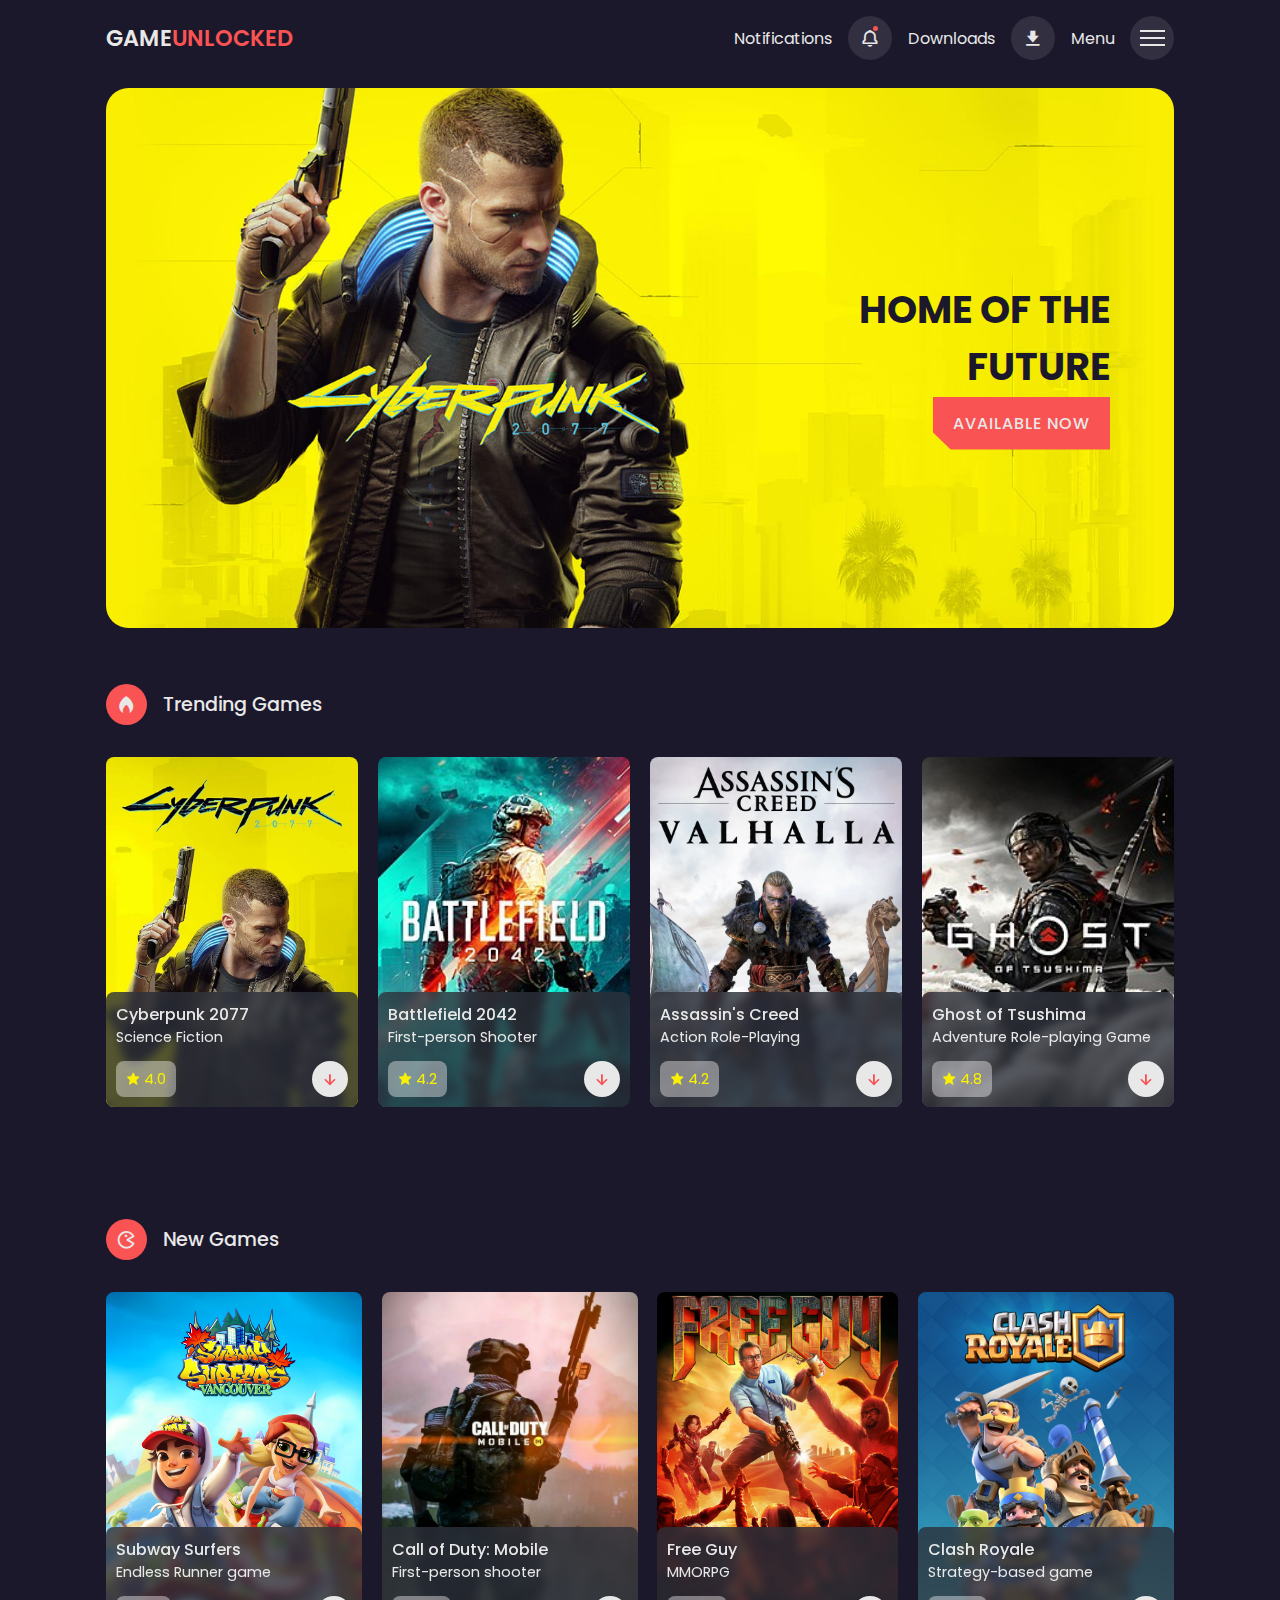
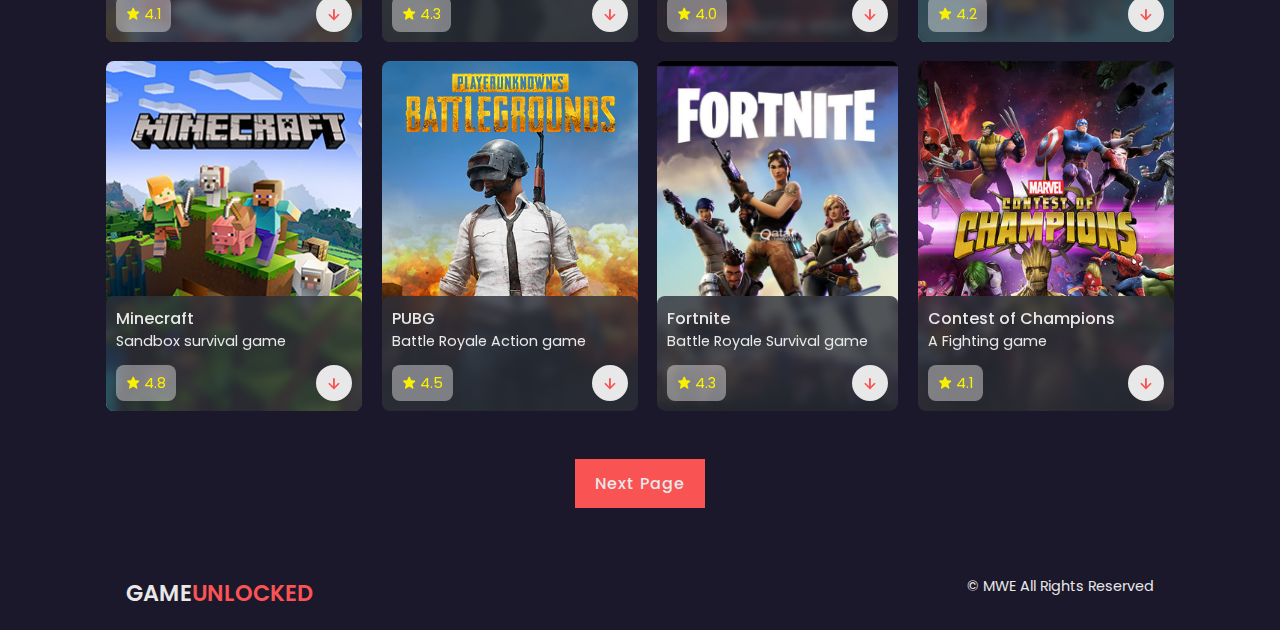
<file: index.html>
<!DOCTYPE html>
<html lang="en">
<head>
    <meta charset="UTF-8">
    <meta http-equiv="X-UA-Compatible" content="IE=edge">
    <meta name="viewport" content="width=device-width, initial-scale=1.0">
    <title>GameUnlocked</title>
    
    <link rel="shortcut icon" href="img/fav.png" type="image/x-icon">

    <link rel="stylesheet" href="css/style.css">

    <link href='https://unpkg.com/boxicons@2.1.4/css/boxicons.min.css' rel='stylesheet'>
    <!-- swiper CSS File Link -->
    <link rel="stylesheet" href="css/swiper-bundle.min.css">
</head>
<body>
    <!--Custom Scroll Bar-->
    <div class="progress">
        <div class="progress-bar" id="scroll-bar">
            
        </div>
    </div>
    <!-- Header -->
    <header>  
        <!-- Nav -->
        <div class="nav container">
            <!-- Logo -->
            <a href="index.html" class="logo">Game<span>Unlocked</span></a>
            <!-- Nav Icons -->
            <div class="nav-icons">
                <span>Notifications</span>
                <i class='bx bx-bell bx-tada' id="bell-icon"><span></span></i>
                <span>Downloads</span>
                <i class='bx bxs-download'></i>
                <span>Menu</span>
                <div class="menu-icon">
                   <div class="line1"></div>
                   <div class="line2"></div>
                   <div class="line3"></div> 
                </div>
            </div>
            <!-- Menu -->
            <div class="menu">
                <img src="img/menu.png" alt="">
                <div class="navbar">
                    <li><a href="index.html">Home</a></li>
                    <li><a href="#trending">Trending</a></li>
                    <li><a href="#new">New Games</a></li>
                    <li><a href="#action">Action Games</a></li>
                    <li><a href="#contact">Contact Us</a></li>
                </div> 
            </div>
            
            <div>
            <!-- Notification -->
            <div class="notification">
                <div class="notification-box">
                    <i class='bx bxs-check-circle'></i>
                    <p>Congratulations, Your game has successfully been downloaded.</p>
                </div>
                <div class="notification-box box-color">
                    <i class='bx bxs-x-circle'></i>
                    <p>Sorry, your game could not be downloaded.</p>
                </div>
            </div>

        </div>
    </header>
    <!-- Home Section Start -->
    <section class="home container" id="home">
        <img src="img/home.png" alt="">
        <div class="home-text">
            <h1>HOME OF THE <br> FUTURE</h1>
            <a href="#" class="btn">Available Now</a> 
        </div>
    </section>
    <!-- Home Section End -->
    
    <!-- Trending Section Start -->
    <section class="trending container" id="trending">
        <div class="heading">
            <i class='bx bxs-flame'></i>
            <h2>Trending Games</h2>
        </div>
        <!-- Content -->
        <div class="trending-content swiper">
            <div class="swiper-wrapper">
                <!-- Slide 1 -->
                <div class="swiper-slide">
                    <div class="box">
                       <img src="img/trending1.webp" alt="">
                       <div class="box-text">
                         <h2>Cyberpunk 2077</h2>
                         <h3>Science Fiction</h3>
                         <div class="rating-download">
                              <div class="rating">
                                  <i class='bx bxs-star'></i>
                                  <span>4.0</span>
                              </div>
                              <a href="#" class="box-btn"><i class='bx bx-down-arrow-alt'></i></a>
                         </div>
                       </div> 
                    </div>
              </div>
              <!-- Slide 2 -->
              <div class="swiper-slide">
                <div class="box">
                   <img src="img/trending2.jpg" alt="">
                   <div class="box-text">
                     <h2>Battlefield 2042</h2>
                     <h3>First-person Shooter</h3>
                     <div class="rating-download">
                          <div class="rating">
                              <i class='bx bxs-star'></i>
                              <span>4.2</span>
                          </div>
                          <a href="#" class="box-btn"><i class='bx bx-down-arrow-alt'></i></a>
                     </div>
                   </div> 
                </div>
          </div><!-- Slide 3 -->
          <div class="swiper-slide">
            <div class="box">
               <img src="img/trending3.jpg" alt="">
               <div class="box-text">
                 <h2>Assassin's Creed</h2>
                 <h3>Action Role-Playing</h3>
                 <div class="rating-download">
                      <div class="rating">
                          <i class='bx bxs-star'></i>
                          <span>4.2</span>
                      </div>
                      <a href="#" class="box-btn"><i class='bx bx-down-arrow-alt'></i></a>
                 </div>
               </div> 
            </div>
      </div><!-- Slide 4 -->
      <div class="swiper-slide">
        <div class="box">
           <img src="img/trending4.jpg" alt="">
           <div class="box-text">
             <h2>Ghost of Tsushima</h2>
             <h3>Adventure Role-playing Game</h3>
             <div class="rating-download">
                  <div class="rating">
                      <i class='bx bxs-star'></i>
                      <span>4.8</span>
                  </div>
                  <a href="#" class="box-btn"><i class='bx bx-down-arrow-alt'></i></a>
             </div>
           </div> 
        </div>
  </div><!-- Slide 5 -->
  <div class="swiper-slide">
    <div class="box">
       <img src="img/trending5.png" alt="">
       <div class="box-text">
         <h2>Grand Theft Auto V</h2>
         <h3>Action-adventure</h3>
         <div class="rating-download">
              <div class="rating">
                  <i class='bx bxs-star'></i>
                  <span>4.7</span>
              </div>
              <a href="#" class="box-btn"><i class='bx bx-down-arrow-alt'></i></a>
         </div>
       </div> 
    </div>
</div><!-- Slide 6 -->
<div class="swiper-slide">
  <div class="box">
     <img src="img/trending6.jpg" alt="">
     <div class="box-text">
       <h2>Dying Light 2</h2>
       <h3>Action role-playing game</h3>
       <div class="rating-download">
            <div class="rating">
                <i class='bx bxs-star'></i>
                <span>4.2</span>
            </div>
            <a href="#" class="box-btn"><i class='bx bx-down-arrow-alt'></i></a>
       </div>
     </div> 
  </div>
</div><!-- Slide 7 -->
<div class="swiper-slide">
  <div class="box">
     <img src="img/trending7.png" alt="">
     <div class="box-text">
       <h2>Halo Infinite</h2>
       <h3>First-person Shooter</h3>
       <div class="rating-download">
            <div class="rating">
                <i class='bx bxs-star'></i>
                <span>4.6</span>
            </div>
            <a href="#" class="box-btn"><i class='bx bx-down-arrow-alt'></i></a>
       </div>
     </div> 
  </div>
  </div><!-- Slide 8 -->
  <div class="swiper-slide">
    <div class="box">
       <img src="img/trending8.png" alt="">
       <div class="box-text">
         <h2>Resident Evil Village</h2>
         <h3>Survival Horror game</h3>
         <div class="rating-download">
              <div class="rating">
                  <i class='bx bxs-star'></i>
                  <span>4.5</span>
              </div>
              <a href="#" class="box-btn"><i class='bx bx-down-arrow-alt'></i></a>
         </div>
       </div> 
    </div>
</div>

        </div>
    </section>
    <!-- Trending Section End -->  
    <!-- New Section Start -->
    <section class="new container" id="new">
        <div class="heading">
            <i class='bx bx-game' ></i>
            <h2>New Games</h2>
        </div>
        <!-- Content -->
        <div class="new-content">
            <!-- Box 1 -->
            <div class="box">
                <img src="img/new1.jpg" alt="">
                <div class="box-text">
                  <h2>Subway Surfers</h2>
                  <h3>Endless Runner game</h3>
                  <div class="rating-download">
                       <div class="rating">
                           <i class='bx bxs-star'></i>
                           <span>4.1</span>
                       </div>
                       <a href="download.html" class="box-btn"><i class='bx bx-down-arrow-alt'></i></a>
                  </div>
                </div> 
             </div>
             <!-- Box 2 -->
            <div class="box">
                <img src="img/new2.jpg" alt="">
                <div class="box-text">
                  <h2>Call of Duty: Mobile</h2>
                  <h3>First-person shooter</h3>
                  <div class="rating-download">
                       <div class="rating">
                           <i class='bx bxs-star'></i>
                           <span>4.3</span>
                       </div>
                       <a href="#" class="box-btn"><i class='bx bx-down-arrow-alt'></i></a>
                  </div>
                </div> 
             </div><!-- Box 3 -->
             <div class="box">
                 <img src="img/new3.jpg" alt="">
                 <div class="box-text">
                   <h2>Free Guy</h2>
                   <h3>MMORPG</h3>
                   <div class="rating-download">
                        <div class="rating">
                            <i class='bx bxs-star'></i>
                            <span>4.0</span>
                        </div>
                        <a href="#" class="box-btn"><i class='bx bx-down-arrow-alt'></i></a>
                   </div>
                 </div> 
              </div><!-- Box 4 -->
              <div class="box">
                  <img src="img/new4.jpg" alt="">
                  <div class="box-text">
                    <h2>Clash Royale</h2>
                    <h3>Strategy-based game</h3>
                    <div class="rating-download">
                         <div class="rating">
                             <i class='bx bxs-star'></i>
                             <span>4.2</span>
                         </div>
                         <a href="#" class="box-btn"><i class='bx bx-down-arrow-alt'></i></a>
                    </div>
                  </div> 
               </div><!-- Box 5 -->
               <div class="box">
                   <img src="img/new5.png" alt="">
                   <div class="box-text">
                     <h2>Minecraft</h2>
                     <h3>Sandbox survival game</h3>
                     <div class="rating-download">
                          <div class="rating">
                              <i class='bx bxs-star'></i>
                              <span>4.8</span>
                          </div>
                          <a href="#" class="box-btn"><i class='bx bx-down-arrow-alt'></i></a>
                     </div>
                   </div> 
                </div><!-- Box 6 -->
                <div class="box">
                    <img src="img/new6.png" alt="">
                    <div class="box-text">
                      <h2>PUBG</h2>
                      <h3>Battle Royale Action game</h3>
                      <div class="rating-download">
                           <div class="rating">
                               <i class='bx bxs-star'></i>
                               <span>4.5</span>
                           </div>
                           <a href="#" class="box-btn"><i class='bx bx-down-arrow-alt'></i></a>
                      </div>
                    </div> 
                 </div><!-- Box 7 -->
                 <div class="box">
                     <img src="img/new7.png" alt="">
                     <div class="box-text">
                       <h2>Fortnite</h2>
                       <h3>Battle Royale Survival game</h3>
                       <div class="rating-download">
                            <div class="rating">
                                <i class='bx bxs-star'></i>
                                <span>4.3</span>
                            </div>
                            <a href="#" class="box-btn"><i class='bx bx-down-arrow-alt'></i></a>
                       </div>
                     </div> 
                  </div><!-- Box 8 -->
                  <div class="box">
                      <img src="img/new8.jpg" alt="">
                      <div class="box-text">
                        <h2>Contest of Champions</h2>
                        <h3>A Fighting game</h3>
                        <div class="rating-download">
                             <div class="rating">
                                 <i class='bx bxs-star'></i>
                                 <span>4.1</span>
                             </div>
                             <a href="#" class="box-btn"><i class='bx bx-down-arrow-alt'></i></a>
                        </div>
                      </div> 
                   </div>   

        </div>
        <div class="next-page">
            <a href="#">Next Page</a>
        </div> 
    </section>
    <!-- New Section End -->
    <!-- Copyright -->
    <div class="copyright container">
        <a href="#" class="logo">Game<span>Unlocked</span></a>
        <p>&#169; MWE All Rights Reserved</p>
    </div>







<!-- Link Swiper File -->
<script src="js/swiper-bundle.min.js"></script>    
    <!-- Link To Js -->
    <script src="js/main.js"></script>
</body>    
</html>
</file>
<file: css/style.css>
@import url('https://fonts.googleapis.com/css2?family=Poppins:wght@400;500;600;700&display=swap');
*{
    font-family: 'Poppins', sans-serif;
    margin: 0;
    padding: 0;
    scroll-behavior: smooth;
    box-sizing: border-box;
    list-style: none;
    text-decoration: none;
    scroll-padding-top: 2rem;
}


:root {
     --main-color: #fa5353;
    /* Second Color Choice */
    /* --main-color: #0d81ec */

    --dark-color: #1b182b;
    --light-color: #322f40;
    --text-color: hsl(0,0%,91%);
}
::selection {
    color: var(--text-color);
    background: var(--main-color);
}
section {
   padding: 4rem 0 3rem; 
}
img {
    width: 100%;
}
body {
    color: var(--text-color);
    background: var(--dark-color);
}
.container {
   max-width: 1068px;
   margin: auto;
   width: 100%; 
}
/* Header */
header {
   position: fixed;
   top: 0;
   left: 0;
   width: 100%;
   background: var(--dark-color);
   z-index: 100; 
}
/* Nav */
.nav {
  display: flex;
  align-items: center;
  justify-content: center;
  padding: 16px 0;  
}
/* Logo */
.logo {
    font-size: 1.4rem;
    font-weight: 600;
    color: var(--text-color);
    text-transform: uppercase;
    margin: 0 auto 0 0;
}
.logo span {
   color: var(--main-color); 
}
/* Nav Icons */
.nav-icons {
    display: flex;
    align-items: center;
    column-gap: 1rem;
}
.nav-icons .bx {
    font-size: 20px;
    height: 44px;
    width: 44px;
    display: grid;
    place-items: center;
    color: var(--text-color);
    background: var(--light-color);
    border-radius: 50%;
    cursor: pointer; 
}
#bell-icon {
    position: relative;
}
#bell-icon span {
   content: '';
   width: 5px;
   height: 5px;
   border-radius: 50%;
   background: var(--main-color);
   position: absolute;
   top: 10px;
   right: 14px; 
}
/* Menu Icon */
.menu-icon {
    display: flex;
    flex-direction: column;
    align-items: center;
    justify-content: center;
    row-gap: 5px;
    height: 44px;
    width: 44px;
    border-radius: 50%;
    background: var(--light-color);
    cursor: pointer;
    z-index: 200;
    transition: 0.3s;
}
.menu-icon div {
   display: block;
   background: var(--text-color);
   height: 2px;
   width: 25px;
   transition: 0.3s; 
}
.move .line1 {
  transform: rotate(-45deg); translate: (-5px, 5px);  
}
.move .line2 {
    opacity: 0;  
}
.move .line3 {
    transform: rotate(45deg); translate: (-5px, -5px);  
}
/* Menu */
.menu {
  position: fixed;
  left: 0;
  top: 0;
  width: 100%;
  height: 100vh;
  background: rgba(0, 0, 14, 0.9);
  z-index: 106;
  display: flex;
  align-items: center;
  justify-content: space-between;
  transition: 0.5s;
  clip-path: circle(0% at 100% 0%);   
 }

/*set the right to 0 for class open*/

#sideNav.open {
  right: 0;
}
.menu.active {
  clip-path: circle(144% at 100% 0%);  
}
.menu img {
    width: 700px;
}
.navbar {
    display: grid;
    row-gap: 1rem;
    text-align: right;
    padding-right: 2rem;
}
.navbar a {
    font-size: 1.6rem;
    color: var(--text-color);
    font-weight: 500;
    transition: 0.2s;
}
.navbar a:hover {
   border-bottom: 4px solid var(--main-color);
   font-size:  1.8rem; 
}
/* Notification */
.notification {
    position: absolute;
    top: 110%;
    right: 5rem;
    background: var(--light-color);
    width: 300px;
    height: 350px;
    border-radius: 0.5rem;
    padding: 10px;
    display: flex;
    flex-direction: column;
    row-gap: 1rem;
    clip-path: circle(0% at 100% 0%);
}
.notification.active {
    clip-path: circle(144% at 100% 0%);
    transition: 0.3s;
}
.notification-box {
   display: flex;
   align-items: baseline;
   column-gap: 1rem;
   border-radius: 0.5rem;
   background: var(--dark-color);
   padding: 10px; 
}
.notification-box .bx {
   color: #faf102; 
}
.box-color {
    background: hsl(0, 0%, 100%, 0.4);
}
.box-color .bx {
   color: var(--main-color); 
}
/* Home */
.home {
    position: relative;
    min-height: 540px;
    display: flex;
    align-items: center;
    justify-content: flex-end;
    margin-top: 5rem;
}
.home img {
    position: absolute;
    width: 100%;
    height: 100%;
    object-fit: cover;
    border-radius: 1.4rem;
    z-index: -1;
}
.home-text {
  padding-right: 4rem;
  text-align: right;  
}
.home-text h1 {
    font-size: 2.4rem;
    text-transform: uppercase;
    color: var(--dark-color);
    margin-bottom: 1rem;
}
.btn {
   background: var(--main-color);
   padding: 15px 20px;
   color: var(--text-color);
   text-transform: uppercase;
   font-size: 1rem;
   letter-spacing: 1px;
   font-weight: 500;
   clip-path: polygon(0 0, 100% 0%, 100% 100%, 10% 100%, 0% 68%); 
}
.btn:hover {
    background: var(--light-color);
    transition: 0.3s all linear;
}
/* Heading */
.heading {
    display: flex;
    align-items: center;
    column-gap: 1rem;
    margin-bottom: 2rem;
}
.heading .bx {
    font-size: 21px;
    color: var(--text-color);
    background: var(--main-color);
    padding: 10px;
    border-radius: 5rem;
}
.heading h2 {
  font-size: 1.2rem;
  font-weight: 500;
}
.box {
  position: relative;
  width: 100%;
  height: 350px;
  border-radius: 0.5rem; 
}
.box img {
  width: 100%;
  height: 100%;
  object-fit: cover;
  border-radius: 0.5rem;  
}
.box .box-text {
  position: absolute;
  right: 0;
  left: 0;
  bottom: 0;
  padding: 10px;
  background: hsl(227, 14%, 20%, 0.8);
  backdrop-filter: blur(4px);
  border-radius: 0.5rem;  
}
.box .box-text h2 {
  font-size: 1rem;
  font-weight: 500;  
}
.box .box-text h3 {
    font-size: 0.9rem;
    font-weight: 400;
    margin-bottom: 0.8rem;
}
.rating-download {
  display: flex;
  justify-content: space-between; 
}
.rating {
    display: flex;
    align-items: center;
    column-gap: 4px;
    background: hsl(0, 0%, 100%, 0.4);
    padding: 4px 10px;
    border-radius: 0.5rem;
}
.rating .bx {
    color: #faf102;
    font-size: 0.9rem; 
}
.rating span {
    color: #faf102;
    font-size: 0.9rem; 
}
.box-btn .bx {
  padding: 8px;
  background: var(--text-color);
  border-radius: 5rem;
  color: var(--main-color);
  font-weight: 400;
  font-size: 20px;
}
.box-btn .bx:hover {
  background: var(--dark-color);
}
/* New */
.new-content {
  display: grid;
  grid-template-columns: repeat(auto-fit, minmax(240px,auto));
  gap: 1.2rem;
}
.next-page {
  display: flex;
  justify-content: center;
  align-items: center;
  margin-top: 3rem;
}
.next-page a {
  background: var(--main-color);
  padding: 12px 20px;
  color: var(--text-color);
  letter-spacing: 1px;
  font-weight: 500;
}
.next-page a:hover {
    background: var(--light-color);
    transition: 0.3s all linear;
}
.copyright {
  display: flex;
  justify-content: space-between;
  padding: 20px;  
}
.copyright p {
  font-size: 0.9rem;
  color: var(--text-color);
}
/* Download Page CSS */
.video-container video {
    width: 100%;
    aspect-ratio: 16/9;
}
.video-container {
  margin-top: 5rem;
}
.about {
  margin-top: 2rem;
}
.about h2 {
    display: inline-flex;
    font-size: 1.4rem;
    font-weight: 500;
    border-bottom: 4px solid var(--main-color);
}
.about p {
  font-size: 0.938rem;
  margin-top: 1rem;
  text-align: justify; 
}
.screenshots h2 {
   display: inline-flex;
   font-size: 1.4rem;
   font-weight: 500;
   border-bottom: 4px solid var(--main-color);
   margin: 1.6rem 0; 
}
.screenshots-content {
    display: grid;
    grid-template-columns: repeat(auto-fit, minmax(250px, auto));
    gap: 10px;
    justify-content: center;
    max-width: 800px;
    margin: auto;
    width: 100%;
}
.screenshots-content img {
  width: 100%;
  height: 440px;
  object-fit: cover;  
}
.download {
    max-width: 800px;
    margin: auto;
    width: 100%;
    display: grid;
    justify-content: center;
    margin-top: 2rem;
}
.download h2{
    text-align: center;
    font-size: 1.4rem;
    font-weight: 500;
    margin 1.6rem 0;
}
.download-links {
    display: grid;
    grid-template-columns: repeat(3, 1fr);
    gap: 10px;
    margin-bottom: 2rem;
}
.download-links a{
    text-align: center;
    background: var(--main-color);
    padding: 12px 20px;
    color: var(--text-color);
    letter-spacing: 1px;
    font-weight: 500;
}
.download-links a:hover{
    background: var(--light-color);
    transition: 0.3s all linear;
}
/* Display Block For Default Scroll Bar */
html::-webkit-scrollbar {
    display: none;
}
/* Custom Scroll Bar*/
.progress {
    position: fixed;
    top: 0;
    left: 0;
    width: 100%;
    height 4px;
    z-index: 300;
}
.progress-bar {
    height: 4px;
    background: var(--main-color);
    width:  0%;
}
/* Making Responsive / BreakPoints */
@media (max-width:1080px) {
    .container{
        margin: 0 auto;
        width: 90%;
    }
    .nav {
        padding: 10px 0;
    }
    .notification {
        right: 4rem;
    }
    .menu img {
        width: 500px;
    }
    section {
        padding 3rem 0 2 rem;
    }
    .home {
        margin-top 4 rem !important;
        min-height: 440px;
    }
    .home img {
        border-radius: 1rem;
    }
    .new-content {
        grid-template-columns: repeat(auto-fit, minmax(200px, auto));
    }
    .video-container {
        margin-top 5rem !important;
    }
}
/* For Medium Devices */
@media (max-width: 774 px) {
    .notification {
        right 1rem;
    }
    .menu img {
        width: 400px;
    }
    .home {
        min-height: 300px;
    }
    .home-text h1 {
        font-size: 2rem;
    }
    .btn {
        padding:  12px 17px;
    }
    <script>
    document.onclick = function(e){
       if(e.target.class !== 'navbar' && e.target.class !== 'navbar') 
    }
    </script>
}
</file>
